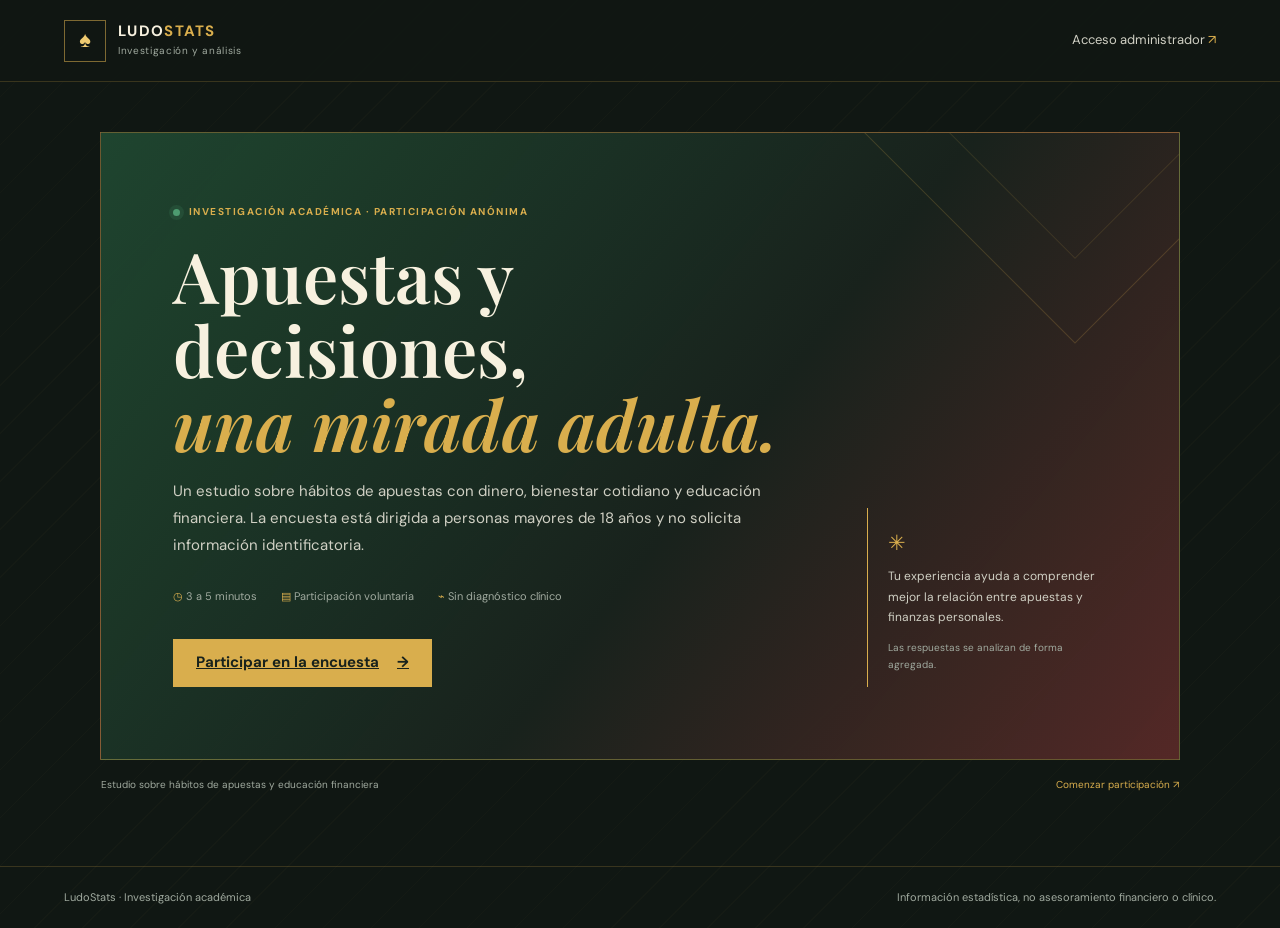
<file: public/index.html>
<!doctype html>
<html lang="es">
<head>
	<meta charset="utf-8">
	<meta name="viewport" content="width=device-width, initial-scale=1">
	<meta name="theme-color" content="#101713">
	<meta name="description" content="Investigación anónima sobre hábitos de apuestas y educación financiera en personas adultas.">
	<title>LudoStats | Hábitos de apuestas y educación financiera</title>
	<link rel="preconnect" href="https://fonts.googleapis.com">
	<link rel="preconnect" href="https://fonts.gstatic.com" crossorigin>
	<link href="https://fonts.googleapis.com/css2?family=DM+Sans:wght@400;500;600;700&family=Playfair+Display:wght@600;700&display=swap" rel="stylesheet">
	<link rel="stylesheet" href="css/casino-theme.css">
	<link rel="stylesheet" href="css/main.css">
	<link rel="stylesheet" href="css/survey.css">
</head>
<body>
	<header class="site-header">
		<a class="brand" href="index.html" aria-label="LudoStats, inicio"><span class="brand-mark" aria-hidden="true">♠</span><span><strong>LUDO<span>STATS</span></strong><small>Investigación y análisis</small></span></a>
		<a class="quiet-link" href="login.html">Acceso administrador <span aria-hidden="true">↗</span></a>
	</header>
	<main class="survey-shell home-shell">
		<section class="welcome-panel home-panel">
			<div class="welcome-copy"><p class="eyebrow"><span class="status-dot"></span> Investigación académica · Participación anónima</p>
				<h1>Apuestas y decisiones,<br><em>una mirada adulta.</em></h1>
				<p class="welcome-description">Un estudio sobre hábitos de apuestas con dinero, bienestar cotidiano y educación financiera. La encuesta está dirigida a personas mayores de 18 años y no solicita información identificatoria.</p>
				<div class="welcome-facts"><span>◷ 3 a 5 minutos</span><span>▤ Participación voluntaria</span><span>⌁ Sin diagnóstico clínico</span></div>
				<a class="button button-primary" href="survey.html">Participar en la encuesta <span aria-hidden="true">→</span></a>
			</div>
			<aside class="welcome-note"><span class="note-symbol" aria-hidden="true">✳</span><p>Tu experiencia ayuda a comprender mejor la relación entre apuestas y finanzas personales.</p><p class="small-note">Las respuestas se analizan de forma agregada.</p></aside>
		</section>
		<div class="home-footnote"><span>Estudio sobre hábitos de apuestas y educación financiera</span><a href="survey.html">Comenzar participación ↗</a></div>
	</main>
	<footer class="site-footer"><span>LudoStats · Investigación académica</span><span>Información estadística, no asesoramiento financiero o clínico.</span></footer>
</body>
</html>
</file>
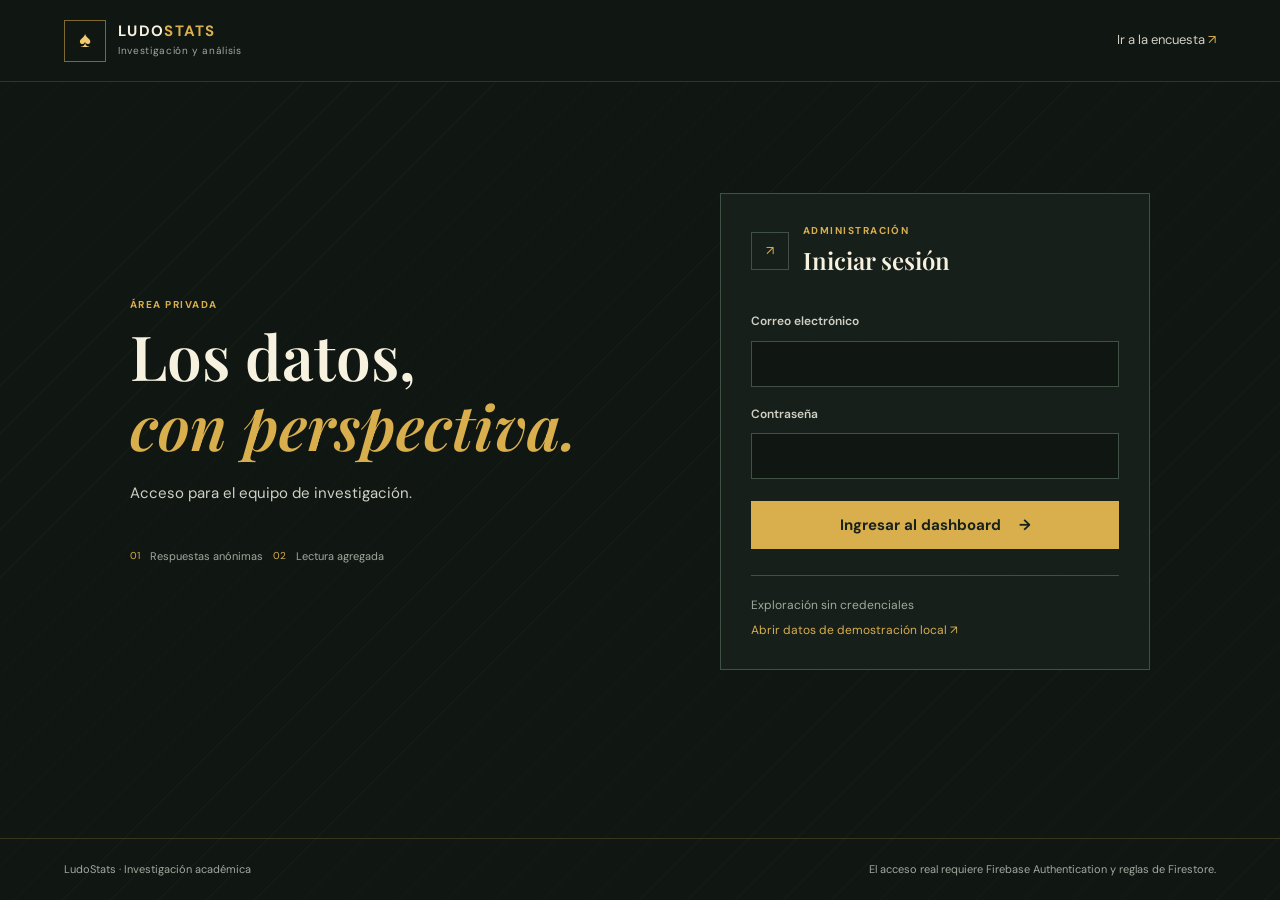
<file: public/login.html>
<!doctype html>
<html lang="es">
<head>
	<meta charset="utf-8">
	<meta name="viewport" content="width=device-width, initial-scale=1">
	<meta name="theme-color" content="#101713">
	<title>Acceso administrador | LudoStats</title>
	<link rel="preconnect" href="https://fonts.googleapis.com">
	<link rel="preconnect" href="https://fonts.gstatic.com" crossorigin>
	<link href="https://fonts.googleapis.com/css2?family=DM+Sans:wght@400;500;600;700&family=Playfair+Display:wght@600;700&display=swap" rel="stylesheet">
	<link rel="stylesheet" href="css/casino-theme.css">
	<link rel="stylesheet" href="css/main.css">
</head>
<body class="login-page">
	<header class="site-header">
		<a class="brand" href="index.html" aria-label="LudoStats, inicio"><span class="brand-mark" aria-hidden="true">♠</span><span><strong>LUDO<span>STATS</span></strong><small>Investigación y análisis</small></span></a>
		<a class="quiet-link" href="survey.html">Ir a la encuesta <span aria-hidden="true">↗</span></a>
	</header>
	<main class="login-shell">
		<section class="login-intro"><p class="eyebrow">Área privada</p><h1>Los datos,<br><em>con perspectiva.</em></h1><p>Acceso para el equipo de investigación.</p><div class="login-rule"><span>01</span> Respuestas anónimas <span>02</span> Lectura agregada</div></section>
		<section class="login-form-wrap">
			<div class="login-form-heading"><span class="section-number">↗</span><div><p class="eyebrow">Administración</p><h2>Iniciar sesión</h2></div></div>
			<div class="notice notice-warning" id="firebase-notice" hidden>Firebase aún no está configurado. Podés abrir la vista de demostración local; el acceso real se habilitará al completar la configuración.</div>
			<div class="form-message" id="login-message" role="alert" hidden></div>
			<form id="login-form" class="login-form">
				<label for="email">Correo electrónico</label><input class="text-input" id="email" name="email" type="email" autocomplete="username" required>
				<label for="password">Contraseña</label><input class="text-input" id="password" name="password" type="password" autocomplete="current-password" required>
				<button class="button button-primary" id="login-submit" type="submit">Ingresar al dashboard <span aria-hidden="true">→</span></button>
			</form>
			<div class="login-alternative"><span>Exploración sin credenciales</span><a href="dashboard.html?demo=1">Abrir datos de demostración local ↗</a></div>
		</section>
	</main>
	<footer class="site-footer"><span>LudoStats · Investigación académica</span><span>El acceso real requiere Firebase Authentication y reglas de Firestore.</span></footer>
	<script type="module" src="js/auth.js"></script>
</body>
</html>
</file>
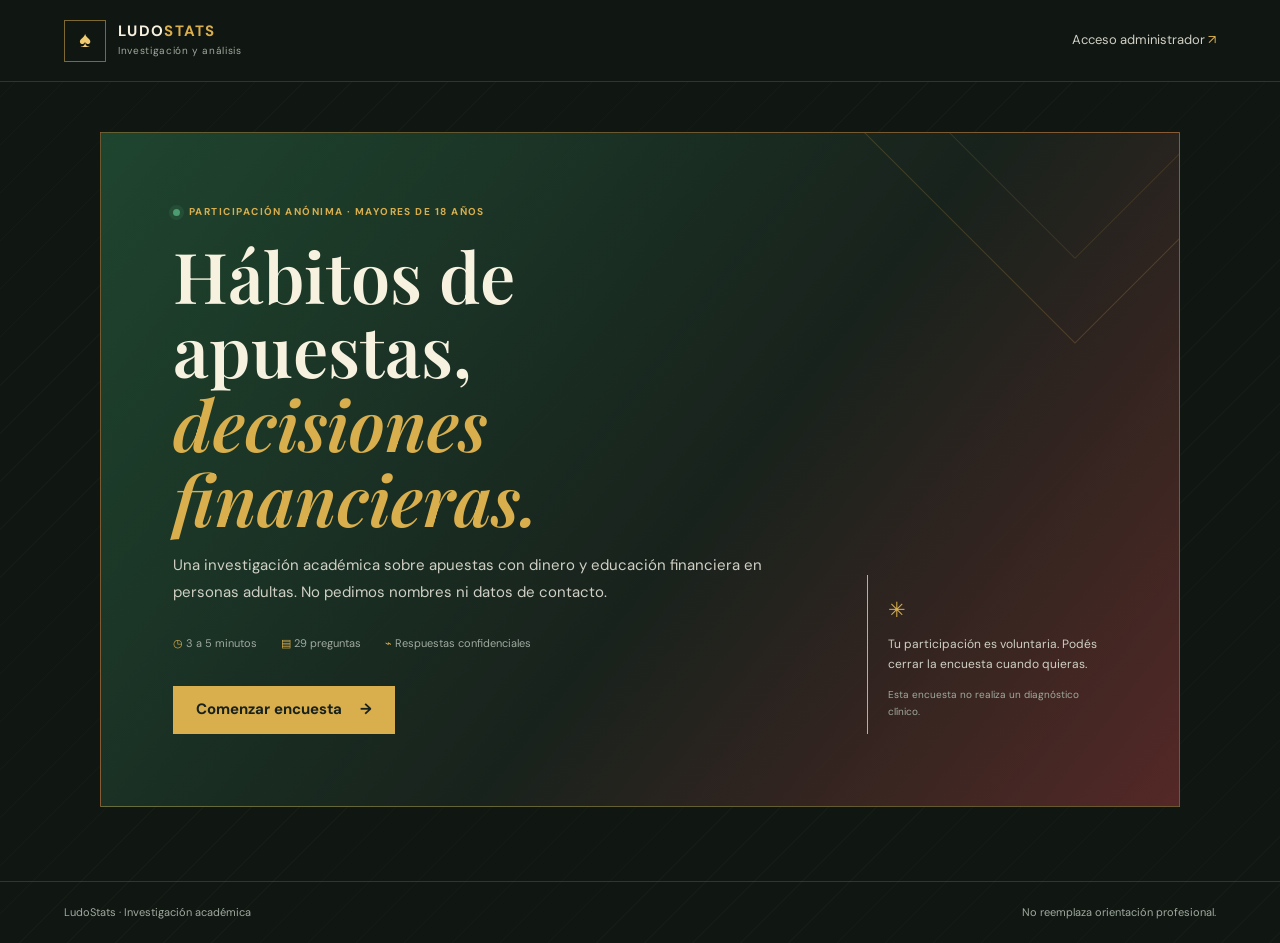
<file: public/survey.html>
<!doctype html>
<html lang="es">
<head>
	<meta charset="utf-8">
	<meta name="viewport" content="width=device-width, initial-scale=1">
	<meta name="theme-color" content="#101713">
	<meta name="description" content="Encuesta anónima sobre hábitos de apuestas y educación financiera en adultos.">
	<title>Encuesta | LudoStats</title>
	<link rel="preconnect" href="https://fonts.googleapis.com">
	<link rel="preconnect" href="https://fonts.gstatic.com" crossorigin>
	<link href="https://fonts.googleapis.com/css2?family=DM+Sans:wght@400;500;600;700&family=Playfair+Display:wght@600;700&display=swap" rel="stylesheet">
	<link rel="stylesheet" href="css/casino-theme.css">
	<link rel="stylesheet" href="css/main.css">
	<link rel="stylesheet" href="css/survey.css">
</head>
<body class="survey-page">
	<header class="site-header">
		<a class="brand" href="index.html" aria-label="LudoStats, inicio">
			<span class="brand-mark" aria-hidden="true">♠</span>
			<span><strong>LUDO<span>STATS</span></strong><small>Investigación y análisis</small></span>
		</a>
		<a class="quiet-link" href="login.html">Acceso administrador <span aria-hidden="true">↗</span></a>
	</header>

	<main class="survey-shell">
		<section class="welcome-panel" id="welcome-panel">
			<div class="welcome-copy">
				<p class="eyebrow"><span class="status-dot"></span> Participación anónima · Mayores de 18 años</p>
				<h1>Hábitos de apuestas,<br><em>decisiones financieras.</em></h1>
				<p class="welcome-description">Una investigación académica sobre apuestas con dinero y educación financiera en personas adultas. No pedimos nombres ni datos de contacto.</p>
				<div class="welcome-facts"><span>◷ 3 a 5 minutos</span><span>▤ 29 preguntas</span><span>⌁ Respuestas confidenciales</span></div>
				<button class="button button-primary" id="start-survey" type="button">Comenzar encuesta <span aria-hidden="true">→</span></button>
			</div>
			<aside class="welcome-note"><span class="note-symbol" aria-hidden="true">✳</span><p>Tu participación es voluntaria. Podés cerrar la encuesta cuando quieras.</p><p class="small-note">Esta encuesta no realiza un diagnóstico clínico.</p></aside>
		</section>

		<section class="form-panel" id="form-panel" hidden>
			<div class="form-heading">
				<div><p class="eyebrow">Encuesta anónima</p><h1>Contanos tu experiencia</h1></div>
				<button class="text-button" id="back-to-welcome" type="button">← Volver</button>
			</div>
			<div class="progress-row"><span id="progress-label">Sección 1 de 7</span><span id="progress-count">0 de 29</span></div>
			<div class="progress-track" role="progressbar" aria-label="Progreso de la encuesta" aria-valuemin="0" aria-valuemax="29" aria-valuenow="0"><span id="progress-bar"></span></div>
			<div id="form-message" class="form-message" role="alert" hidden></div>
			<form id="survey-form" novalidate>
				<div id="survey-sections"></div>
				<div class="form-actions"><span>Los campos con <b>*</b> son obligatorios.</span><button class="button button-primary" id="submit-survey" type="submit">Enviar respuestas <span aria-hidden="true">→</span></button></div>
			</form>
		</section>
	</main>

	<dialog class="thanks-dialog" id="thanks-dialog" aria-labelledby="thanks-title">
		<button class="dialog-close" id="close-thanks" type="button" aria-label="Cerrar">×</button>
		<span class="thanks-mark" aria-hidden="true">✓</span>
		<p class="eyebrow">Respuesta recibida</p>
		<h2 id="thanks-title">Gracias por participar</h2>
		<p>Tu aporte suma a esta investigación sobre apuestas y educación financiera.</p>
		<button class="button button-primary" id="finish-thanks" type="button">Cerrar</button>
	</dialog>
	<footer class="site-footer"><span>LudoStats · Investigación académica</span><span>No reemplaza orientación profesional.</span></footer>
	<script type="module" src="js/survey.js"></script>
</body>
</html>
</file>
<file: public/css/casino-theme.css>
:root {
  color-scheme: dark;
  --bg: #101713;
  --surface: #18221c;
  --surface-raised: #202b23;
  --surface-soft: #29372d;
  --line: #405044;
  --line-soft: rgba(217, 174, 77, .2);
  --text: #f7f1df;
  --text-soft: #d0d0c4;
  --muted: #a0aa9f;
  --gold: #d9ae4d;
  --gold-strong: #f0cb71;
  --green: #4d9b70;
  --red: #d95650;
  --serif: 'Playfair Display', Georgia, serif;
  --sans: 'DM Sans', 'Segoe UI', sans-serif;
}
</file>
<file: public/css/main.css>
* { box-sizing: border-box; }

html { min-width: 320px; scroll-behavior: smooth; }

body {
	margin: 0;
	min-height: 100vh;
	display: flex;
	flex-direction: column;
	color: var(--text);
	background-color: var(--bg);
	background-image: repeating-linear-gradient(135deg, rgba(217, 174, 77, .025) 0, rgba(217, 174, 77, .025) 1px, transparent 1px, transparent 34px);
	font-family: var(--sans);
	font-size: 15px;
	line-height: 1.55;
	-webkit-font-smoothing: antialiased;
}

button, input, select { font: inherit; }
button, a { -webkit-tap-highlight-color: transparent; }
a { color: inherit; }
button:focus-visible, a:focus-visible, input:focus-visible, select:focus-visible { outline: 2px solid var(--gold-strong); outline-offset: 3px; }
[hidden] { display: none !important; }

.site-header {
	width: 100%;
	min-height: 82px;
	display: flex;
	align-items: center;
	justify-content: space-between;
	gap: 20px;
	padding: 14px clamp(20px, 5vw, 76px);
	border-bottom: 1px solid var(--line-soft);
	background: rgba(16, 23, 19, .94);
}

.brand { display: inline-flex; align-items: center; gap: 12px; text-decoration: none; }
.brand-mark { width: 42px; height: 42px; display: grid; place-items: center; color: var(--gold-strong); border: 1px solid rgba(217, 174, 77, .55); font-size: 22px; }
.brand strong { display: block; font-size: 15px; letter-spacing: 1.3px; line-height: 1.2; }
.brand strong span { color: var(--gold); }
.brand small { display: block; margin-top: 3px; color: var(--muted); font-size: 10px; letter-spacing: .65px; }
.quiet-link { color: var(--text-soft); font-size: 13px; text-decoration: none; transition: color .18s ease; }
.quiet-link:hover, .text-button:hover { color: var(--gold-strong); }
.quiet-link span { color: var(--gold); }
.header-actions { display: flex; align-items: center; gap: 22px; }

.button {
	min-height: 48px;
	display: inline-flex;
	align-items: center;
	justify-content: center;
	gap: 18px;
	padding: 0 22px;
	border: 1px solid transparent;
	cursor: pointer;
	font-weight: 700;
	transition: background .18s ease, border-color .18s ease, transform .18s ease;
}
.button:hover:not(:disabled) { transform: translateY(-1px); }
.button:disabled { cursor: not-allowed; opacity: .55; }
.button-primary { color: #18221c; background: var(--gold); }
.button-primary:hover:not(:disabled) { background: var(--gold-strong); }
.text-button { padding: 8px 0; color: var(--text-soft); border: 0; background: none; cursor: pointer; }
.icon-button { width: 42px; height: 42px; color: var(--text); border: 1px solid var(--line); background: transparent; cursor: pointer; font-size: 19px; }
.icon-button:hover { border-color: var(--gold); color: var(--gold); }

.eyebrow { margin: 0 0 9px; color: var(--gold); font-size: 10px; font-weight: 700; letter-spacing: 1.45px; line-height: 1.4; text-transform: uppercase; }
.required-mark { color: var(--red); }
.muted-text { color: var(--muted); font-size: 12px; }
.notice, .form-message { padding: 13px 16px; border-left: 3px solid; font-size: 13px; }
.notice-warning { color: #f0d99d; border-color: var(--gold); background: rgba(217, 174, 77, .09); }
.notice-info { color: #c9e2d1; border-color: var(--green); background: rgba(77, 155, 112, .1); }
.notice-error, .form-message { color: #f3b4ad; border-color: var(--red); background: rgba(217, 86, 80, .1); }
.form-message { margin-bottom: 20px; }

.site-footer {
	display: flex;
	justify-content: space-between;
	gap: 18px;
	width: 100%;
	margin-top: auto;
	padding: 22px clamp(20px, 5vw, 76px);
	color: var(--muted);
	border-top: 1px solid var(--line-soft);
	font-size: 11px;
}

.login-shell { width: min(1020px, calc(100% - 40px)); margin: auto; padding: 72px 0 90px; display: grid; grid-template-columns: 1fr minmax(320px, 430px); gap: clamp(36px, 8vw, 110px); align-items: center; }
.login-intro h1, .login-form-heading h2 { margin: 0; font-family: var(--serif); font-weight: 600; }
.login-intro h1 { font-size: clamp(38px, 5vw, 62px); line-height: 1.12; }
.login-intro h1 em { color: var(--gold); font-weight: 600; }
.login-intro > p:not(.eyebrow) { max-width: 370px; margin-top: 22px; color: var(--text-soft); }
.login-rule { display: flex; align-items: center; gap: 10px; margin-top: 42px; color: var(--muted); font-size: 11px; }
.login-rule span { color: var(--gold); font-size: 10px; }
.login-form-wrap { padding: 30px; border: 1px solid var(--line); background: rgba(24, 34, 28, .78); }
.login-form-heading { display: flex; gap: 14px; align-items: center; margin-bottom: 25px; }
.section-number { width: 38px; height: 38px; display: grid; place-items: center; flex: 0 0 auto; color: var(--gold); border: 1px solid var(--line); font-size: 13px; }
.login-form-heading .eyebrow { margin-bottom: 4px; }
.login-form-heading h2 { font-size: 24px; }
.login-form { display: grid; gap: 10px; }
.login-form label { margin-top: 8px; color: var(--text-soft); font-size: 12px; font-weight: 600; }
.text-input { width: 100%; min-height: 46px; padding: 10px 12px; color: var(--text); border: 1px solid var(--line); border-radius: 0; background: var(--bg); }
.text-input::placeholder { color: var(--muted); }
.login-form .button { width: 100%; margin-top: 12px; }
.login-alternative { display: grid; gap: 6px; margin-top: 26px; padding-top: 20px; border-top: 1px solid var(--line); font-size: 12px; }
.login-alternative span { color: var(--muted); }
.login-alternative a { color: var(--gold); text-decoration: none; }

@media (max-width: 700px) {
	.site-header { min-height: 70px; }
	.brand-mark { width: 37px; height: 37px; }
	.login-shell { grid-template-columns: 1fr; gap: 34px; padding: 44px 0 58px; }
	.login-intro h1 { font-size: 42px; }
	.login-rule { margin-top: 22px; }
	.login-form-wrap { padding: 22px; }
	.site-footer { flex-direction: column; gap: 4px; }
}
</file>
<file: public/css/survey.css>
.survey-shell { width: min(1080px, calc(100% - 40px)); flex: 1; margin: 0 auto; padding: 50px 0 74px; }
.welcome-panel { min-height: 510px; position: relative; display: grid; grid-template-columns: minmax(0, 1fr) 240px; align-items: end; gap: 56px; padding: clamp(32px, 6vw, 72px); overflow: hidden; border: 1px solid rgba(217, 174, 77, .38); background: linear-gradient(128deg, rgba(31, 70, 48, .98) 0%, rgba(24, 34, 28, .97) 56%, rgba(91, 42, 40, .9) 100%); }
.welcome-panel::before, .welcome-panel::after { position: absolute; content: ''; pointer-events: none; }
.welcome-panel::before { width: 330px; height: 330px; top: -190px; right: -62px; border: 1px solid rgba(217, 174, 77, .2); transform: rotate(45deg); }
.welcome-panel::after { width: 210px; height: 210px; top: -130px; right: -2px; border: 1px solid rgba(217, 174, 77, .13); transform: rotate(45deg); }
.welcome-copy { position: relative; z-index: 1; max-width: 670px; animation: reveal .55s ease both; }
.welcome-copy .eyebrow { display: flex; align-items: center; gap: 9px; }
.status-dot { width: 7px; height: 7px; display: inline-block; border-radius: 50%; background: var(--green); box-shadow: 0 0 0 4px rgba(77, 155, 112, .16); }
.welcome-copy h1 { margin: 19px 0 17px; font-family: var(--serif); font-size: clamp(38px, 5.7vw, 70px); font-weight: 600; letter-spacing: 0; line-height: 1.06; }
.welcome-copy h1 em { color: var(--gold); font-weight: 600; }
.welcome-description { max-width: 620px; color: var(--text-soft); font-size: 15px; line-height: 1.8; }
.welcome-facts { display: flex; flex-wrap: wrap; gap: 10px 24px; margin: 29px 0 34px; color: var(--muted); font-size: 11px; }
.welcome-facts span::first-letter { color: var(--gold); }
.welcome-note { position: relative; z-index: 1; align-self: end; padding: 18px 0 3px 20px; border-left: 1px solid var(--gold); color: var(--text-soft); font-size: 12px; line-height: 1.7; }
.welcome-note p { margin: 5px 0 11px; }
.note-symbol { color: var(--gold); font-size: 21px; }
.welcome-note .small-note { color: var(--muted); font-size: 10px; }
.form-panel { animation: reveal .35s ease both; }
.form-heading { display: flex; justify-content: space-between; align-items: end; gap: 20px; margin-bottom: 30px; }
.form-heading h1 { margin: 0; font-family: var(--serif); font-size: 36px; font-weight: 600; }
.progress-row { display: flex; justify-content: space-between; margin-bottom: 8px; color: var(--text-soft); font-size: 11px; }
.progress-track { height: 3px; margin-bottom: 34px; overflow: hidden; background: var(--surface-soft); }
.progress-track span { width: 0; height: 100%; display: block; background: var(--gold); transition: width .25s ease; }
.question-section { margin: 0 0 24px; padding: clamp(22px, 4vw, 38px); border: 1px solid var(--line); background: rgba(24, 34, 28, .84); animation: reveal .35s ease both; }
.section-title { display: flex; align-items: center; gap: 15px; margin-bottom: 29px; padding-bottom: 19px; border-bottom: 1px solid var(--line); }
.section-title .eyebrow { margin-bottom: 4px; }
.section-title h2 { margin: 0; font-family: var(--serif); font-size: 21px; font-weight: 600; }
.question { min-width: 0; margin: 0; padding: 0; border: 0; }
.question + .question { margin-top: 25px; padding-top: 23px; border-top: 1px solid rgba(64, 80, 68, .72); }
.question legend { width: 100%; margin-bottom: 9px; color: var(--text); font-size: 13px; font-weight: 600; line-height: 1.55; }
.question-hint { display: block; margin: -3px 0 10px; color: var(--muted); font-size: 11px; }
.choice-list { display: flex; flex-wrap: wrap; gap: 8px; }
.choice-grid { display: grid; grid-template-columns: repeat(2, minmax(0, 1fr)); }
.choice-option { min-height: 43px; display: inline-flex; align-items: center; gap: 10px; padding: 9px 12px; color: var(--text-soft); border: 1px solid var(--line); background: rgba(16, 23, 19, .62); cursor: pointer; font-size: 12px; transition: border-color .15s ease, background .15s ease, color .15s ease; }
.choice-grid .choice-option { width: 100%; }
.choice-option:hover { border-color: rgba(217, 174, 77, .62); }
.choice-option:has(input:checked) { color: var(--text); border-color: var(--gold); background: rgba(217, 174, 77, .12); }
.choice-option:has(input:disabled) { opacity: .43; cursor: not-allowed; }
.choice-option input { width: 15px; height: 15px; flex: 0 0 auto; margin: 0; accent-color: var(--gold); }
.other-input { width: min(100%, 390px); min-height: 43px; margin: 8px 0 0; padding: 9px 12px; color: var(--text); border: 1px solid var(--line); background: var(--bg); font-size: 12px; }
.select-other { display: block; }
.field-error { display: block; min-height: 0; margin-top: 4px; color: var(--red); font-size: 11px; }
.field-error:not(:empty) { min-height: 17px; }
.form-actions { display: flex; justify-content: space-between; align-items: center; gap: 20px; margin-top: 28px; color: var(--muted); font-size: 11px; }
.form-actions b { color: var(--red); }
.thanks-dialog { width: min(440px, calc(100% - 32px)); position: relative; padding: 38px; color: var(--text); border: 1px solid var(--gold); background: var(--surface); text-align: center; }
.thanks-dialog::backdrop { background: rgba(8, 13, 10, .78); backdrop-filter: blur(3px); }
.dialog-close { position: absolute; top: 12px; right: 14px; color: var(--muted); border: 0; background: none; cursor: pointer; font-size: 25px; }
.thanks-mark { width: 44px; height: 44px; display: grid; place-items: center; margin: 0 auto 18px; color: #18221c; background: var(--gold); font-size: 21px; }
.thanks-dialog h2 { margin: 5px 0 9px; font-family: var(--serif); font-size: 28px; }
.thanks-dialog > p:not(.eyebrow) { margin-bottom: 24px; color: var(--text-soft); font-size: 13px; }
.home-shell { display: flex; flex-direction: column; justify-content: center; }
.home-panel { width: 100%; }
.home-footnote { display: flex; justify-content: space-between; gap: 18px; padding: 17px 1px 0; color: var(--muted); font-size: 10px; }
.home-footnote a { color: var(--gold); text-decoration: none; }
@keyframes reveal { from { opacity: 0; transform: translateY(9px); } to { opacity: 1; transform: translateY(0); } }

@media (max-width: 700px) {
	.survey-shell { width: min(100% - 28px, 560px); padding-top: 28px; }
	.welcome-panel { min-height: 0; grid-template-columns: 1fr; gap: 27px; padding: 28px 23px; }
	.welcome-copy h1 { font-size: 42px; }
	.welcome-description { font-size: 13px; }
	.welcome-facts { gap: 9px 16px; margin: 23px 0 25px; }
	.welcome-note { max-width: 330px; }
	.home-footnote { flex-direction: column; gap: 7px; }
	.form-heading h1 { font-size: 29px; }
	.question-section { padding: 22px 17px; }
	.choice-grid { grid-template-columns: 1fr; }
	.form-actions { align-items: stretch; flex-direction: column; }
	.form-actions .button { width: 100%; }
}

@media (prefers-reduced-motion: reduce) {
	*, *::before, *::after { scroll-behavior: auto !important; animation-duration: .01ms !important; animation-iteration-count: 1 !important; transition-duration: .01ms !important; }
}
</file>
